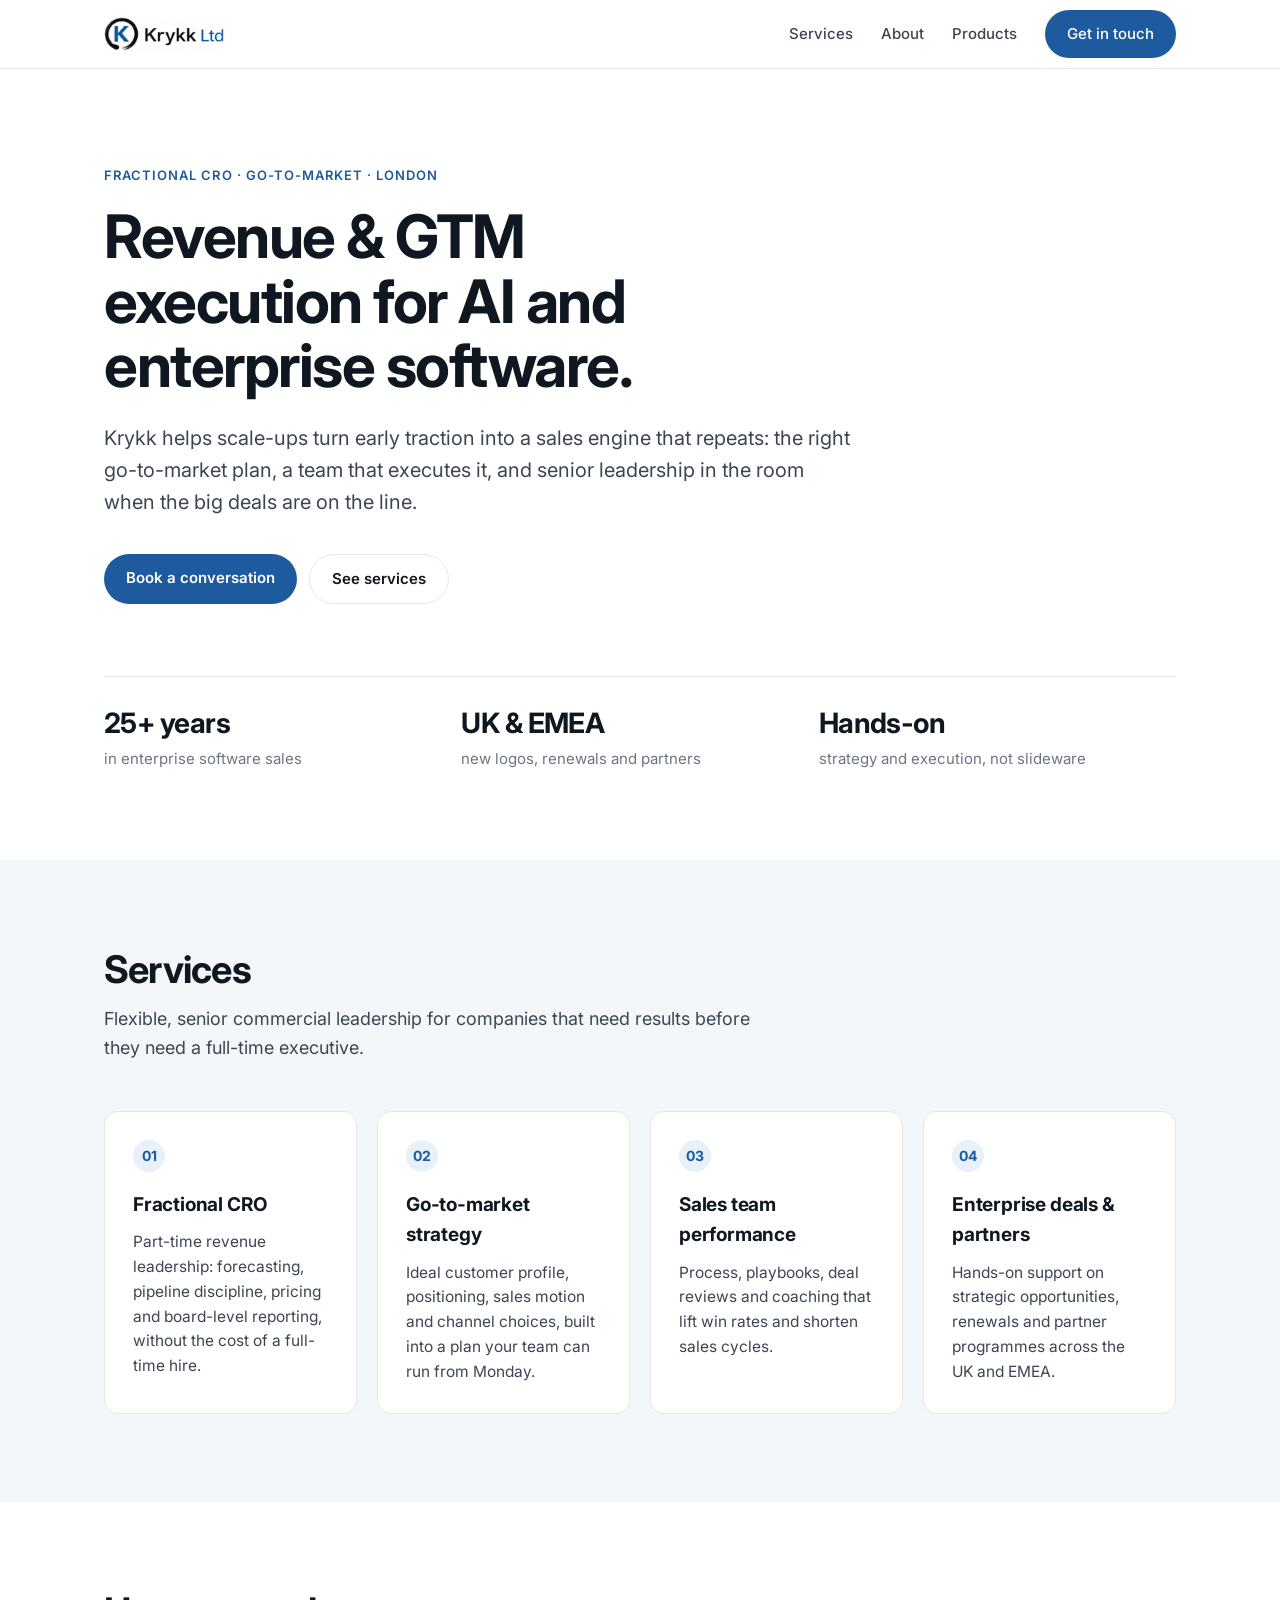
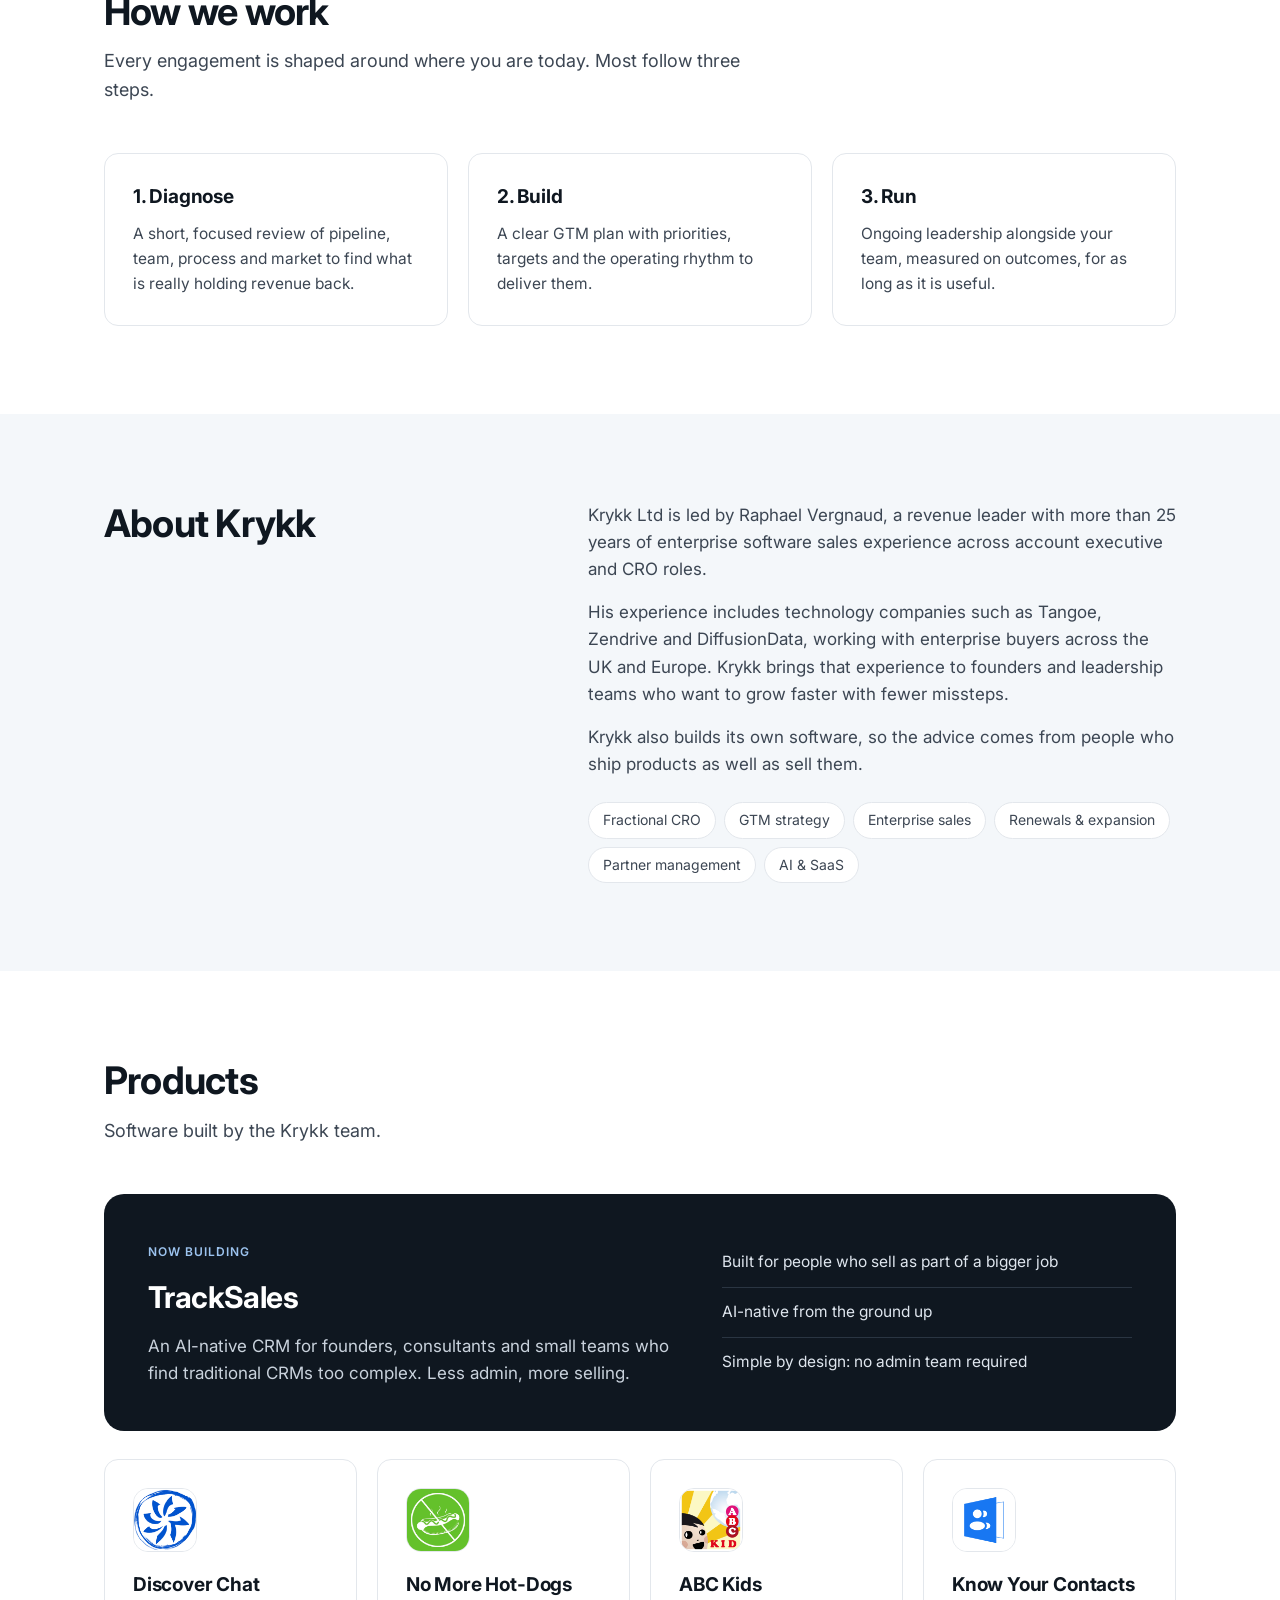
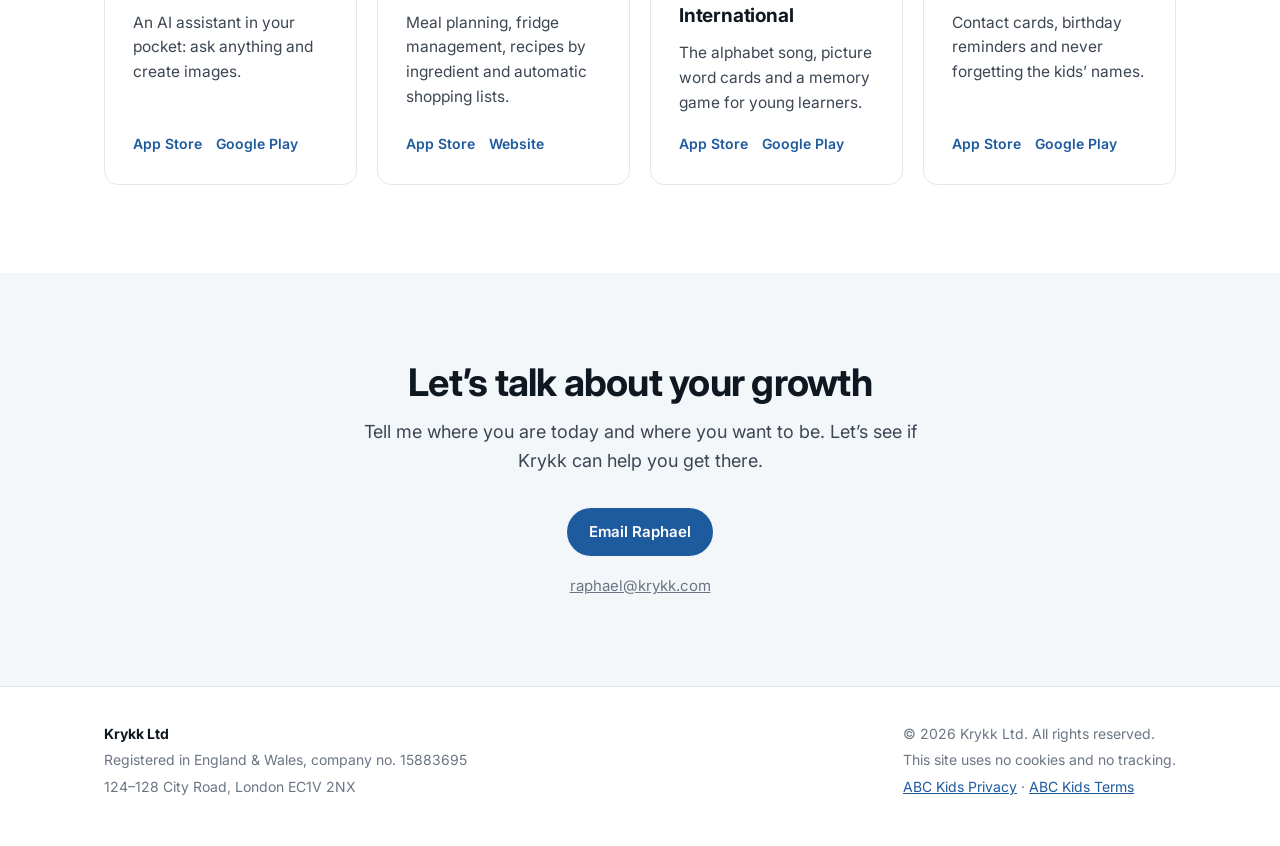
<file: index.html>
<!doctype html>
<html lang="en-GB">
<head>
  <meta charset="utf-8">
  <meta name="viewport" content="width=device-width, initial-scale=1">
  <title>Krykk Ltd | Fractional CRO &amp; GTM for scale-ups</title>
  <meta name="description" content="Krykk Ltd helps AI and enterprise software scale-ups build repeatable revenue: fractional CRO leadership, go-to-market strategy and sales team performance. London, UK.">
  <link rel="canonical" href="https://krykk.com/">
  <link rel="icon" type="image/png" href="assets/favicon.png">
  <link rel="apple-touch-icon" href="assets/apple-touch-icon.png">
  <meta property="og:type" content="website">
  <meta property="og:title" content="Krykk Ltd | Fractional CRO &amp; GTM for scale-ups">
  <meta property="og:description" content="Revenue and go-to-market execution for AI and enterprise software companies.">
  <meta property="og:url" content="https://krykk.com/">
  <meta property="og:image" content="https://krykk.com/assets/krykk-mark.png">
  <link rel="preconnect" href="https://fonts.googleapis.com">
  <link rel="preconnect" href="https://fonts.gstatic.com" crossorigin>
  <link href="https://fonts.googleapis.com/css2?family=Inter:wght@400;500;600;700&amp;display=swap" rel="stylesheet">
  <style>
    :root {
      --ink: #0f1720;
      --ink-2: #3c4653;
      --muted: #6b7684;
      --line: #e3e7ec;
      --paper: #ffffff;
      --wash: #f4f7fa;
      --blue: #1e5a9e;
      --blue-dark: #15457a;
      --radius: 14px;
      --max: 1120px;
    }
    * { box-sizing: border-box; }
    html { scroll-behavior: smooth; }
    body {
      margin: 0;
      font-family: Inter, system-ui, -apple-system, "Segoe UI", Roboto, sans-serif;
      color: var(--ink);
      background: var(--paper);
      line-height: 1.6;
      -webkit-font-smoothing: antialiased;
    }
    img { max-width: 100%; display: block; }
    a { color: var(--blue); }
    .wrap { max-width: var(--max); margin: 0 auto; padding: 0 24px; }

    /* Header */
    header {
      position: sticky; top: 0; z-index: 10;
      background: rgba(255,255,255,.92);
      backdrop-filter: saturate(180%) blur(8px);
      border-bottom: 1px solid var(--line);
    }
    .nav { display: flex; align-items: center; justify-content: space-between; height: 68px; }
    .nav img { height: 34px; width: auto; }
    .nav ul { display: flex; gap: 28px; list-style: none; margin: 0; padding: 0; align-items: center; }
    .nav ul a { color: var(--ink-2); text-decoration: none; font-weight: 500; font-size: 15px; }
    .nav ul a:hover { color: var(--ink); }
    .btn {
      display: inline-block; padding: 12px 22px; border-radius: 999px;
      background: var(--blue); color: #fff !important; text-decoration: none;
      font-weight: 600; font-size: 15px; transition: background .15s;
    }
    .btn:hover { background: var(--blue-dark); }
    .btn.ghost { background: transparent; color: var(--ink) !important; border: 1px solid var(--line); }
    .btn.ghost:hover { border-color: var(--ink-2); background: transparent; }

    /* Hero */
    .hero { padding: 96px 0 88px; }
    .eyebrow {
      font-size: 13px; font-weight: 600; letter-spacing: .08em; text-transform: uppercase;
      color: var(--blue); margin: 0 0 18px;
    }
    h1 {
      font-size: clamp(36px, 5.4vw, 60px); line-height: 1.08; letter-spacing: -.025em;
      margin: 0 0 24px; max-width: 16ch; font-weight: 700;
    }
    .lead { font-size: clamp(18px, 2vw, 20px); color: var(--ink-2); max-width: 58ch; margin: 0 0 36px; }
    .cta { display: flex; gap: 12px; flex-wrap: wrap; }
    .facts {
      display: grid; grid-template-columns: repeat(3, 1fr); gap: 0;
      margin-top: 72px; border-top: 1px solid var(--line);
    }
    .facts div { padding: 24px 24px 0 0; }
    .facts strong { display: block; font-size: 28px; letter-spacing: -.02em; }
    .facts span { color: var(--muted); font-size: 15px; }

    /* Sections */
    section { padding: 88px 0; }
    section.alt { background: var(--wash); }
    h2 { font-size: clamp(28px, 3.4vw, 38px); letter-spacing: -.02em; line-height: 1.15; margin: 0 0 14px; }
    .section-intro { color: var(--ink-2); max-width: 60ch; margin: 0 0 48px; font-size: 18px; }

    .grid { display: grid; gap: 20px; }
    .grid.four { grid-template-columns: repeat(4, 1fr); }
    .grid.three { grid-template-columns: repeat(3, 1fr); }
    .card {
      background: var(--paper); border: 1px solid var(--line); border-radius: var(--radius);
      padding: 28px;
    }
    .card h3 { font-size: 19px; margin: 0 0 10px; letter-spacing: -.01em; }
    .card p { margin: 0; color: var(--ink-2); font-size: 15.5px; }
    .num {
      display: inline-flex; width: 32px; height: 32px; border-radius: 50%;
      align-items: center; justify-content: center; margin-bottom: 18px;
      background: #e8f0f9; color: var(--blue); font-weight: 700; font-size: 14px;
    }

    /* About */
    .about { display: grid; grid-template-columns: 1fr 1.4fr; gap: 64px; align-items: start; }
    .about p { color: var(--ink-2); font-size: 17px; margin: 0 0 16px; }
    .pill-list { display: flex; flex-wrap: wrap; gap: 8px; list-style: none; padding: 0; margin: 24px 0 0; }
    .pill-list li { border: 1px solid var(--line); border-radius: 999px; padding: 6px 14px; font-size: 14px; color: var(--ink-2); background: var(--paper); }

    /* Products */
    .feature {
      display: grid; grid-template-columns: 1.3fr 1fr; gap: 40px; align-items: center;
      background: var(--ink); color: #fff; border-radius: 20px; padding: 44px; margin-bottom: 28px;
    }
    .feature .tag { display: inline-block; font-size: 12px; font-weight: 600; letter-spacing: .08em; text-transform: uppercase; color: #9cc3ee; margin-bottom: 12px; }
    .feature h3 { font-size: 30px; margin: 0 0 12px; letter-spacing: -.02em; }
    .feature p { color: #c9d2dc; margin: 0; font-size: 17px; }
    .feature ul { margin: 0; padding: 0; list-style: none; }
    .feature li { padding: 12px 0; border-bottom: 1px solid #2a3542; color: #dfe6ee; font-size: 15.5px; }
    .feature li:last-child { border-bottom: 0; }

    .app { display: flex; flex-direction: column; }
    .app img { width: 64px; height: 64px; border-radius: 15px; margin-bottom: 18px; border: 1px solid var(--line); }
    .app p { flex: 1; }
    .stores { display: flex; gap: 14px; margin-top: 18px; font-size: 14px; font-weight: 600; flex-wrap: wrap; }
    .stores a { text-decoration: none; }
    .stores a:hover { text-decoration: underline; }

    /* Contact */
    .contact { text-align: center; }
    .contact h2 { margin-bottom: 14px; }
    .contact p { color: var(--ink-2); font-size: 18px; max-width: 52ch; margin: 0 auto 32px; }
    .contact .email { display: block; margin-top: 18px; color: var(--muted); font-size: 15px; }

    footer { border-top: 1px solid var(--line); padding: 36px 0 44px; font-size: 14px; color: var(--muted); }
    .foot { display: flex; justify-content: space-between; gap: 24px; flex-wrap: wrap; }
    .foot p { margin: 0 0 4px; }

    @media (max-width: 960px) {
      .grid.four { grid-template-columns: repeat(2, 1fr); }
      .about, .feature { grid-template-columns: 1fr; gap: 28px; }
    }
    @media (max-width: 640px) {
      .wrap { padding: 0 16px; }
      .nav ul li:not(:last-child) { display: none; }
      .nav img { height: 28px; }
      .btn { padding: 10px 18px; }
      .hero { padding: 56px 0 56px; }
      section { padding: 64px 0; }
      .grid.four, .grid.three { grid-template-columns: 1fr; }
      .facts { grid-template-columns: 1fr; margin-top: 48px; }
      .facts div { padding: 18px 0 0; }
      .feature { padding: 28px; }
    }
  </style>
</head>
<body>

<header>
  <div class="wrap nav">
    <a href="#top" aria-label="Krykk Ltd home"><img src="assets/krykk-logo.png" alt="Krykk Ltd" width="640" height="181"></a>
    <nav aria-label="Main">
      <ul>
        <li><a href="#services">Services</a></li>
        <li><a href="#about">About</a></li>
        <li><a href="#products">Products</a></li>
        <li><a class="btn" href="#contact">Get in touch</a></li>
      </ul>
    </nav>
  </div>
</header>

<main id="top">

  <!-- Hero -->
  <div class="hero">
    <div class="wrap">
      <p class="eyebrow">Fractional CRO &middot; Go-to-market &middot; London</p>
      <h1>Revenue &amp; GTM execution for AI and enterprise software.</h1>
      <p class="lead">Krykk helps scale-ups turn early traction into a sales engine that repeats: the right go-to-market plan, a team that executes it, and senior leadership in the room when the big deals are on the line.</p>
      <div class="cta">
        <a class="btn" href="mailto:raphael@krykk.com?subject=Conversation%20with%20Krykk">Book a conversation</a>
        <a class="btn ghost" href="#services">See services</a>
      </div>
      <div class="facts">
        <div><strong>25+ years</strong><span>in enterprise software sales</span></div>
        <div><strong>UK &amp; EMEA</strong><span>new logos, renewals and partners</span></div>
        <div><strong>Hands-on</strong><span>strategy and execution, not slideware</span></div>
      </div>
    </div>
  </div>

  <!-- Services -->
  <section id="services" class="alt">
    <div class="wrap">
      <h2>Services</h2>
      <p class="section-intro">Flexible, senior commercial leadership for companies that need results before they need a full-time executive.</p>
      <div class="grid four">
        <article class="card">
          <span class="num">01</span>
          <h3>Fractional CRO</h3>
          <p>Part-time revenue leadership: forecasting, pipeline discipline, pricing and board-level reporting, without the cost of a full-time hire.</p>
        </article>
        <article class="card">
          <span class="num">02</span>
          <h3>Go-to-market strategy</h3>
          <p>Ideal customer profile, positioning, sales motion and channel choices, built into a plan your team can run from Monday.</p>
        </article>
        <article class="card">
          <span class="num">03</span>
          <h3>Sales team performance</h3>
          <p>Process, playbooks, deal reviews and coaching that lift win rates and shorten sales cycles.</p>
        </article>
        <article class="card">
          <span class="num">04</span>
          <h3>Enterprise deals &amp; partners</h3>
          <p>Hands-on support on strategic opportunities, renewals and partner programmes across the UK and EMEA.</p>
        </article>
      </div>
    </div>
  </section>

  <!-- How it works -->
  <section>
    <div class="wrap">
      <h2>How we work</h2>
      <p class="section-intro">Every engagement is shaped around where you are today. Most follow three steps.</p>
      <div class="grid three">
        <div class="card">
          <h3>1. Diagnose</h3>
          <p>A short, focused review of pipeline, team, process and market to find what is really holding revenue back.</p>
        </div>
        <div class="card">
          <h3>2. Build</h3>
          <p>A clear GTM plan with priorities, targets and the operating rhythm to deliver them.</p>
        </div>
        <div class="card">
          <h3>3. Run</h3>
          <p>Ongoing leadership alongside your team, measured on outcomes, for as long as it is useful.</p>
        </div>
      </div>
    </div>
  </section>

  <!-- About -->
  <section id="about" class="alt">
    <div class="wrap about">
      <div>
        <h2>About Krykk</h2>
      </div>
      <div>
        <p>Krykk Ltd is led by Raphael Vergnaud, a revenue leader with more than 25 years of enterprise software sales experience across account executive and CRO roles.</p>
        <p>His experience includes technology companies such as Tangoe, Zendrive and DiffusionData, working with enterprise buyers across the UK and Europe. Krykk brings that experience to founders and leadership teams who want to grow faster with fewer missteps.</p>
        <p>Krykk also builds its own software, so the advice comes from people who ship products as well as sell them.</p>
        <ul class="pill-list">
          <li>Fractional CRO</li>
          <li>GTM strategy</li>
          <li>Enterprise sales</li>
          <li>Renewals &amp; expansion</li>
          <li>Partner management</li>
          <li>AI &amp; SaaS</li>
        </ul>
      </div>
    </div>
  </section>

  <!-- Products -->
  <section id="products">
    <div class="wrap">
      <h2>Products</h2>
      <p class="section-intro">Software built by the Krykk team.</p>

      <div class="feature">
        <div>
          <span class="tag">Now building</span>
          <h3>TrackSales</h3>
          <p>An AI-native CRM for founders, consultants and small teams who find traditional CRMs too complex. Less admin, more selling.</p>
        </div>
        <ul>
          <li>Built for people who sell as part of a bigger job</li>
          <li>AI-native from the ground up</li>
          <li>Simple by design: no admin team required</li>
        </ul>
      </div>

      <div class="grid four">
        <article class="card app">
          <img src="assets/app-discoverchat.webp" alt="" width="64" height="64" loading="lazy">
          <h3>Discover Chat</h3>
          <p>An AI assistant in your pocket: ask anything and create images.</p>
          <div class="stores">
            <a href="https://apps.apple.com/us/app/discover-chat/id6449590348" rel="noopener">App Store</a>
            <a href="https://play.google.com/store/apps/details?id=com.app.discoverchats&amp;hl=en_GB" rel="noopener">Google Play</a>
          </div>
        </article>
        <article class="card app">
          <img src="assets/app-nomorehotdogs.webp" alt="" width="64" height="64" loading="lazy">
          <h3>No More Hot-Dogs</h3>
          <p>Meal planning, fridge management, recipes by ingredient and automatic shopping lists.</p>
          <div class="stores">
            <a href="https://apps.apple.com/us/app/nmhd-recipes-and-meal-planner/id1562802319" rel="noopener">App Store</a>
            <a href="https://www.nomorehotdogs.com/" rel="noopener">Website</a>
          </div>
        </article>
        <article class="card app">
          <img src="assets/app-abckids.webp" alt="" width="64" height="64" loading="lazy">
          <h3>ABC Kids International</h3>
          <p>The alphabet song, picture word cards and a memory game for young learners.</p>
          <div class="stores">
            <a href="https://apps.apple.com/us/app/abc-kid-international/id6503429799" rel="noopener">App Store</a>
            <a href="https://play.google.com/store/apps/details?id=com.cv5.abc&amp;hl=en_GB" rel="noopener">Google Play</a>
          </div>
        </article>
        <article class="card app">
          <img src="assets/app-knowyourcontacts.webp" alt="" width="64" height="64" loading="lazy">
          <h3>Know Your Contacts</h3>
          <p>Contact cards, birthday reminders and never forgetting the kids&rsquo; names.</p>
          <div class="stores">
            <a href="https://apps.apple.com/us/app/know-your-contacts/id6572281032" rel="noopener">App Store</a>
            <a href="https://play.google.com/store/apps/details?id=com.network.kyc&amp;hl=en_GB" rel="noopener">Google Play</a>
          </div>
        </article>
      </div>
    </div>
  </section>

  <!-- Contact -->
  <section id="contact" class="alt contact">
    <div class="wrap">
      <h2>Let&rsquo;s talk about your growth</h2>
      <p>Tell me where you are today and where you want to be. Let&rsquo;s see if Krykk can help you get there.</p>
      <a class="btn" href="mailto:raphael@krykk.com?subject=Conversation%20with%20Krykk">Email Raphael</a>
      <a class="email" href="mailto:raphael@krykk.com">raphael@krykk.com</a>
    </div>
  </section>

</main>

<footer>
  <div class="wrap foot">
    <div>
      <p><strong style="color:var(--ink)">Krykk Ltd</strong></p>
      <p>Registered in England &amp; Wales, company no. 15883695</p>
      <p>124&ndash;128 City Road, London EC1V 2NX</p>
    </div>
    <div>
      <p>&copy; <span id="y">2026</span> Krykk Ltd. All rights reserved.</p>
      <p>This site uses no cookies and no tracking.</p>
      <p><a href="/abc-kid-international">ABC Kids Privacy</a> &middot; <a href="/abc-kid-international-terms">ABC Kids Terms</a></p>
    </div>
  </div>
</footer>

<script>document.getElementById('y').textContent = new Date().getFullYear();</script>
</body>
</html>
</file>
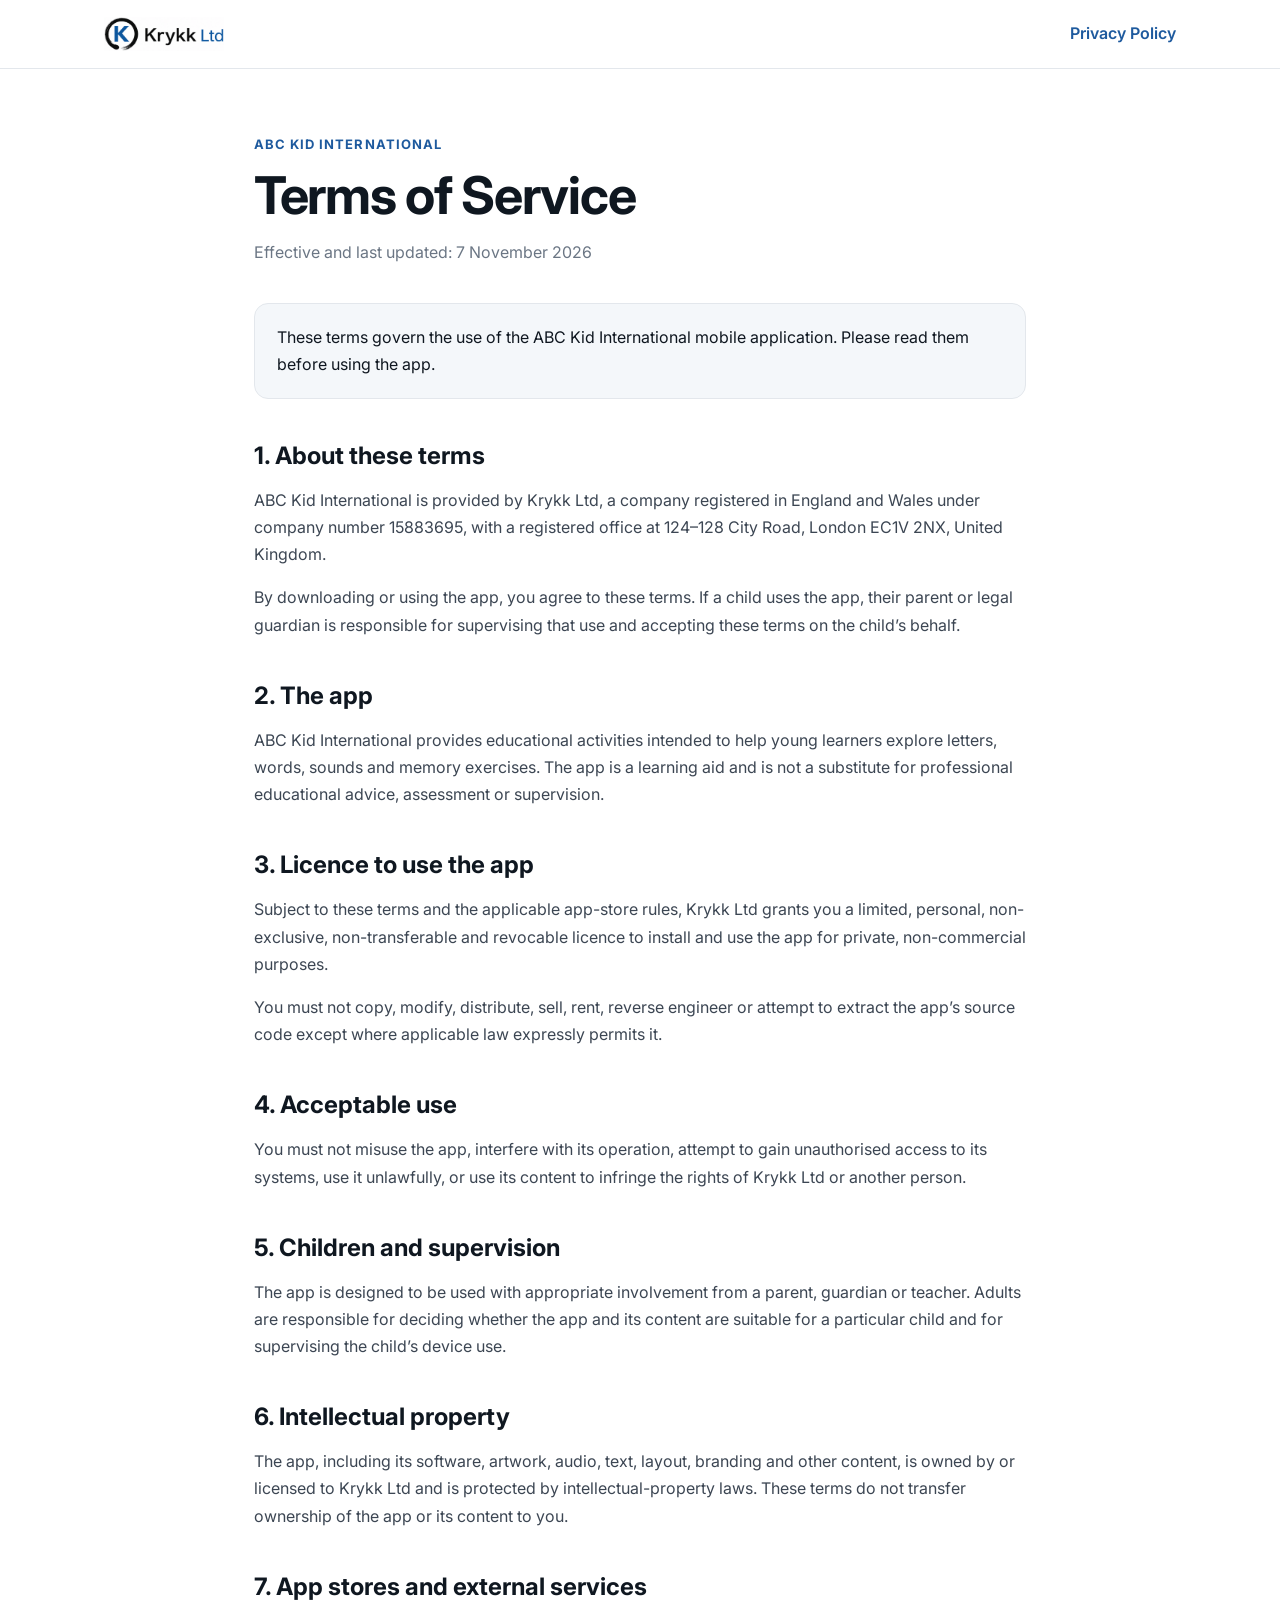
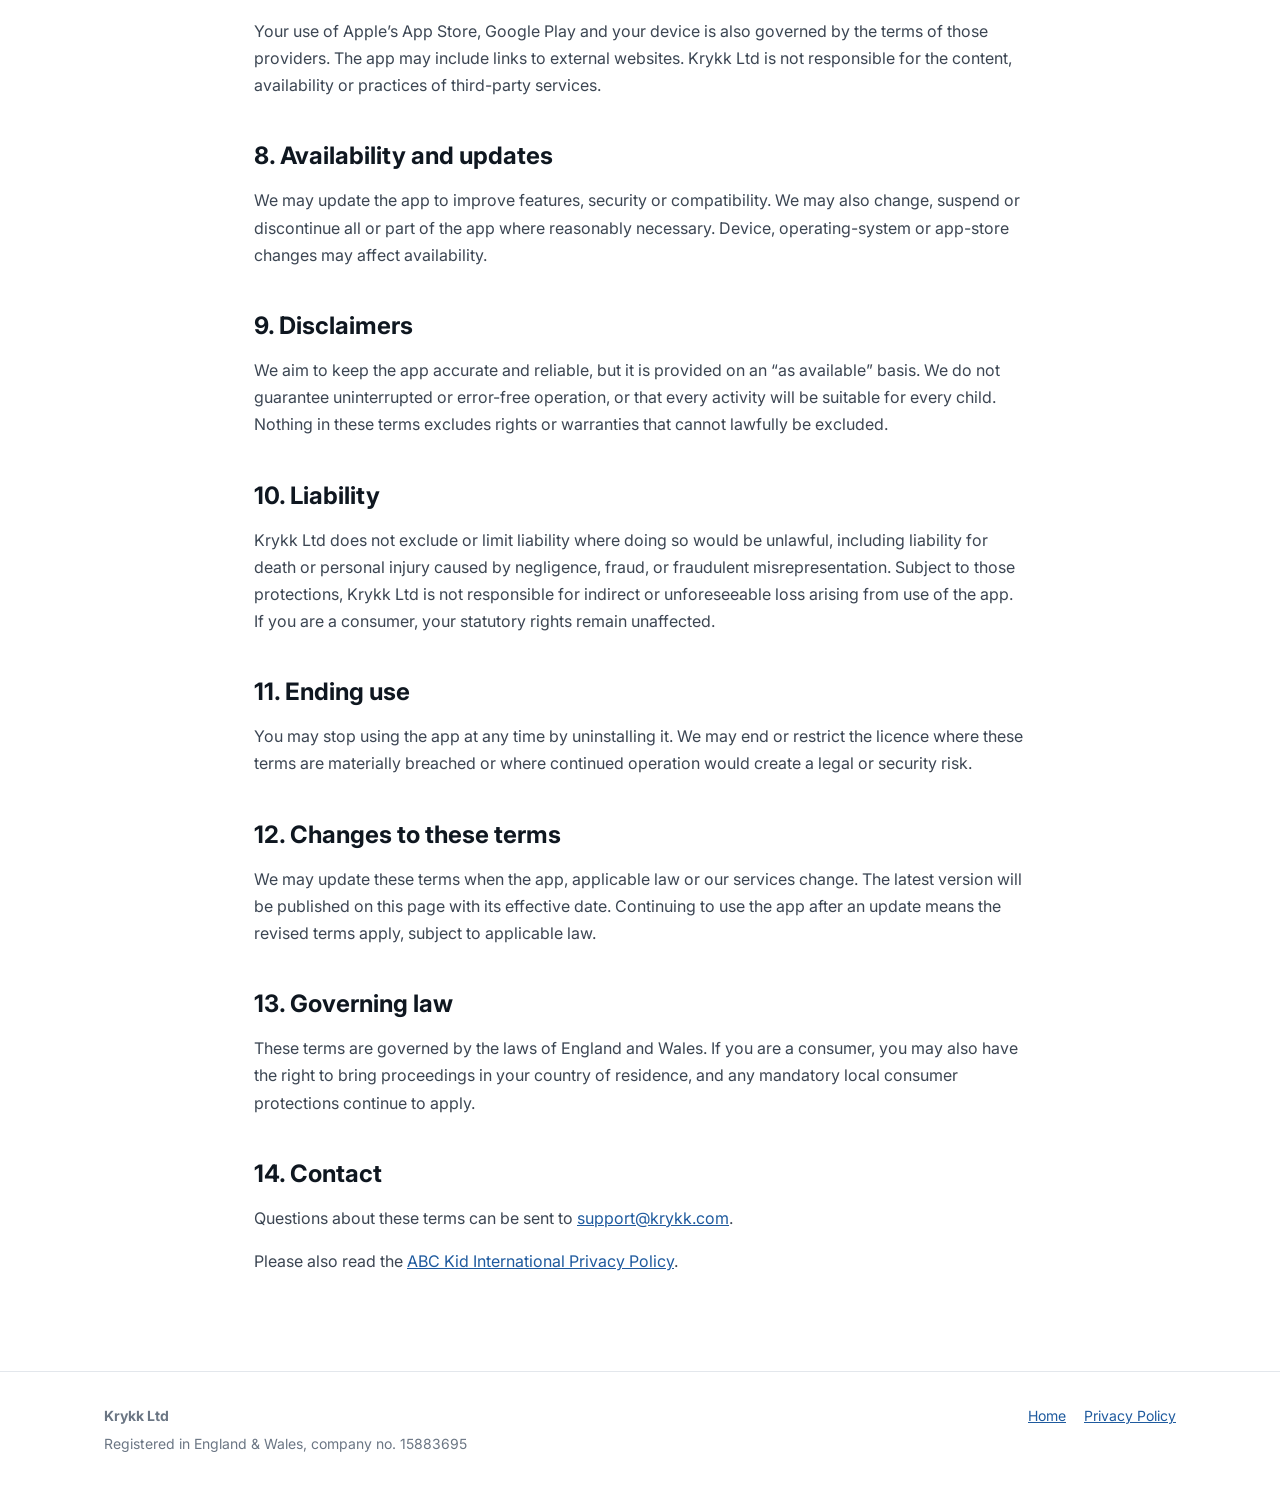
<file: abc-kid-international-terms/index.html>
<!doctype html>
<html lang="en-GB">
<head>
  <meta charset="utf-8">
  <meta name="viewport" content="width=device-width, initial-scale=1">
  <title>ABC Kid International Terms of Service | Krykk Ltd</title>
  <meta name="description" content="Terms of Service for the ABC Kid International mobile application by Krykk Ltd.">
  <link rel="canonical" href="https://www.krykk.com/abc-kid-international-terms">
  <link rel="icon" type="image/png" href="../assets/favicon.png">
  <link rel="preconnect" href="https://fonts.googleapis.com">
  <link rel="preconnect" href="https://fonts.gstatic.com" crossorigin>
  <link href="https://fonts.googleapis.com/css2?family=Inter:wght@400;500;600;700&amp;display=swap" rel="stylesheet">
  <link rel="stylesheet" href="../legal.css">
</head>
<body>
<header>
  <nav class="nav" aria-label="Main">
    <a href="/" aria-label="Krykk Ltd home"><img src="../assets/krykk-logo.png" alt="Krykk Ltd" width="640" height="181"></a>
    <a href="/abc-kid-international">Privacy Policy</a>
  </nav>
</header>
<main>
  <article class="wrap">
    <p class="eyebrow">ABC Kid International</p>
    <h1>Terms of Service</h1>
    <p class="updated">Effective and last updated: 7 November 2026</p>

    <div class="notice">
      These terms govern the use of the ABC Kid International mobile application. Please read them before using the app.
    </div>

    <h2>1. About these terms</h2>
    <p>ABC Kid International is provided by Krykk Ltd, a company registered in England and Wales under company number 15883695, with a registered office at 124&ndash;128 City Road, London EC1V 2NX, United Kingdom.</p>
    <p>By downloading or using the app, you agree to these terms. If a child uses the app, their parent or legal guardian is responsible for supervising that use and accepting these terms on the child&rsquo;s behalf.</p>

    <h2>2. The app</h2>
    <p>ABC Kid International provides educational activities intended to help young learners explore letters, words, sounds and memory exercises. The app is a learning aid and is not a substitute for professional educational advice, assessment or supervision.</p>

    <h2>3. Licence to use the app</h2>
    <p>Subject to these terms and the applicable app-store rules, Krykk Ltd grants you a limited, personal, non-exclusive, non-transferable and revocable licence to install and use the app for private, non-commercial purposes.</p>
    <p>You must not copy, modify, distribute, sell, rent, reverse engineer or attempt to extract the app&rsquo;s source code except where applicable law expressly permits it.</p>

    <h2>4. Acceptable use</h2>
    <p>You must not misuse the app, interfere with its operation, attempt to gain unauthorised access to its systems, use it unlawfully, or use its content to infringe the rights of Krykk Ltd or another person.</p>

    <h2>5. Children and supervision</h2>
    <p>The app is designed to be used with appropriate involvement from a parent, guardian or teacher. Adults are responsible for deciding whether the app and its content are suitable for a particular child and for supervising the child&rsquo;s device use.</p>

    <h2>6. Intellectual property</h2>
    <p>The app, including its software, artwork, audio, text, layout, branding and other content, is owned by or licensed to Krykk Ltd and is protected by intellectual-property laws. These terms do not transfer ownership of the app or its content to you.</p>

    <h2>7. App stores and external services</h2>
    <p>Your use of Apple&rsquo;s App Store, Google Play and your device is also governed by the terms of those providers. The app may include links to external websites. Krykk Ltd is not responsible for the content, availability or practices of third-party services.</p>

    <h2>8. Availability and updates</h2>
    <p>We may update the app to improve features, security or compatibility. We may also change, suspend or discontinue all or part of the app where reasonably necessary. Device, operating-system or app-store changes may affect availability.</p>

    <h2>9. Disclaimers</h2>
    <p>We aim to keep the app accurate and reliable, but it is provided on an &ldquo;as available&rdquo; basis. We do not guarantee uninterrupted or error-free operation, or that every activity will be suitable for every child. Nothing in these terms excludes rights or warranties that cannot lawfully be excluded.</p>

    <h2>10. Liability</h2>
    <p>Krykk Ltd does not exclude or limit liability where doing so would be unlawful, including liability for death or personal injury caused by negligence, fraud, or fraudulent misrepresentation. Subject to those protections, Krykk Ltd is not responsible for indirect or unforeseeable loss arising from use of the app. If you are a consumer, your statutory rights remain unaffected.</p>

    <h2>11. Ending use</h2>
    <p>You may stop using the app at any time by uninstalling it. We may end or restrict the licence where these terms are materially breached or where continued operation would create a legal or security risk.</p>

    <h2>12. Changes to these terms</h2>
    <p>We may update these terms when the app, applicable law or our services change. The latest version will be published on this page with its effective date. Continuing to use the app after an update means the revised terms apply, subject to applicable law.</p>

    <h2>13. Governing law</h2>
    <p>These terms are governed by the laws of England and Wales. If you are a consumer, you may also have the right to bring proceedings in your country of residence, and any mandatory local consumer protections continue to apply.</p>

    <h2>14. Contact</h2>
    <p>Questions about these terms can be sent to <a href="mailto:support@krykk.com">support@krykk.com</a>.</p>
    <p>Please also read the <a href="/abc-kid-international">ABC Kid International Privacy Policy</a>.</p>
  </article>
</main>
<footer>
  <div class="foot">
    <div><p><strong>Krykk Ltd</strong></p><p>Registered in England &amp; Wales, company no. 15883695</p></div>
    <div class="foot-links"><a href="/">Home</a><a href="/abc-kid-international">Privacy Policy</a></div>
  </div>
</footer>
</body>
</html>
</file>
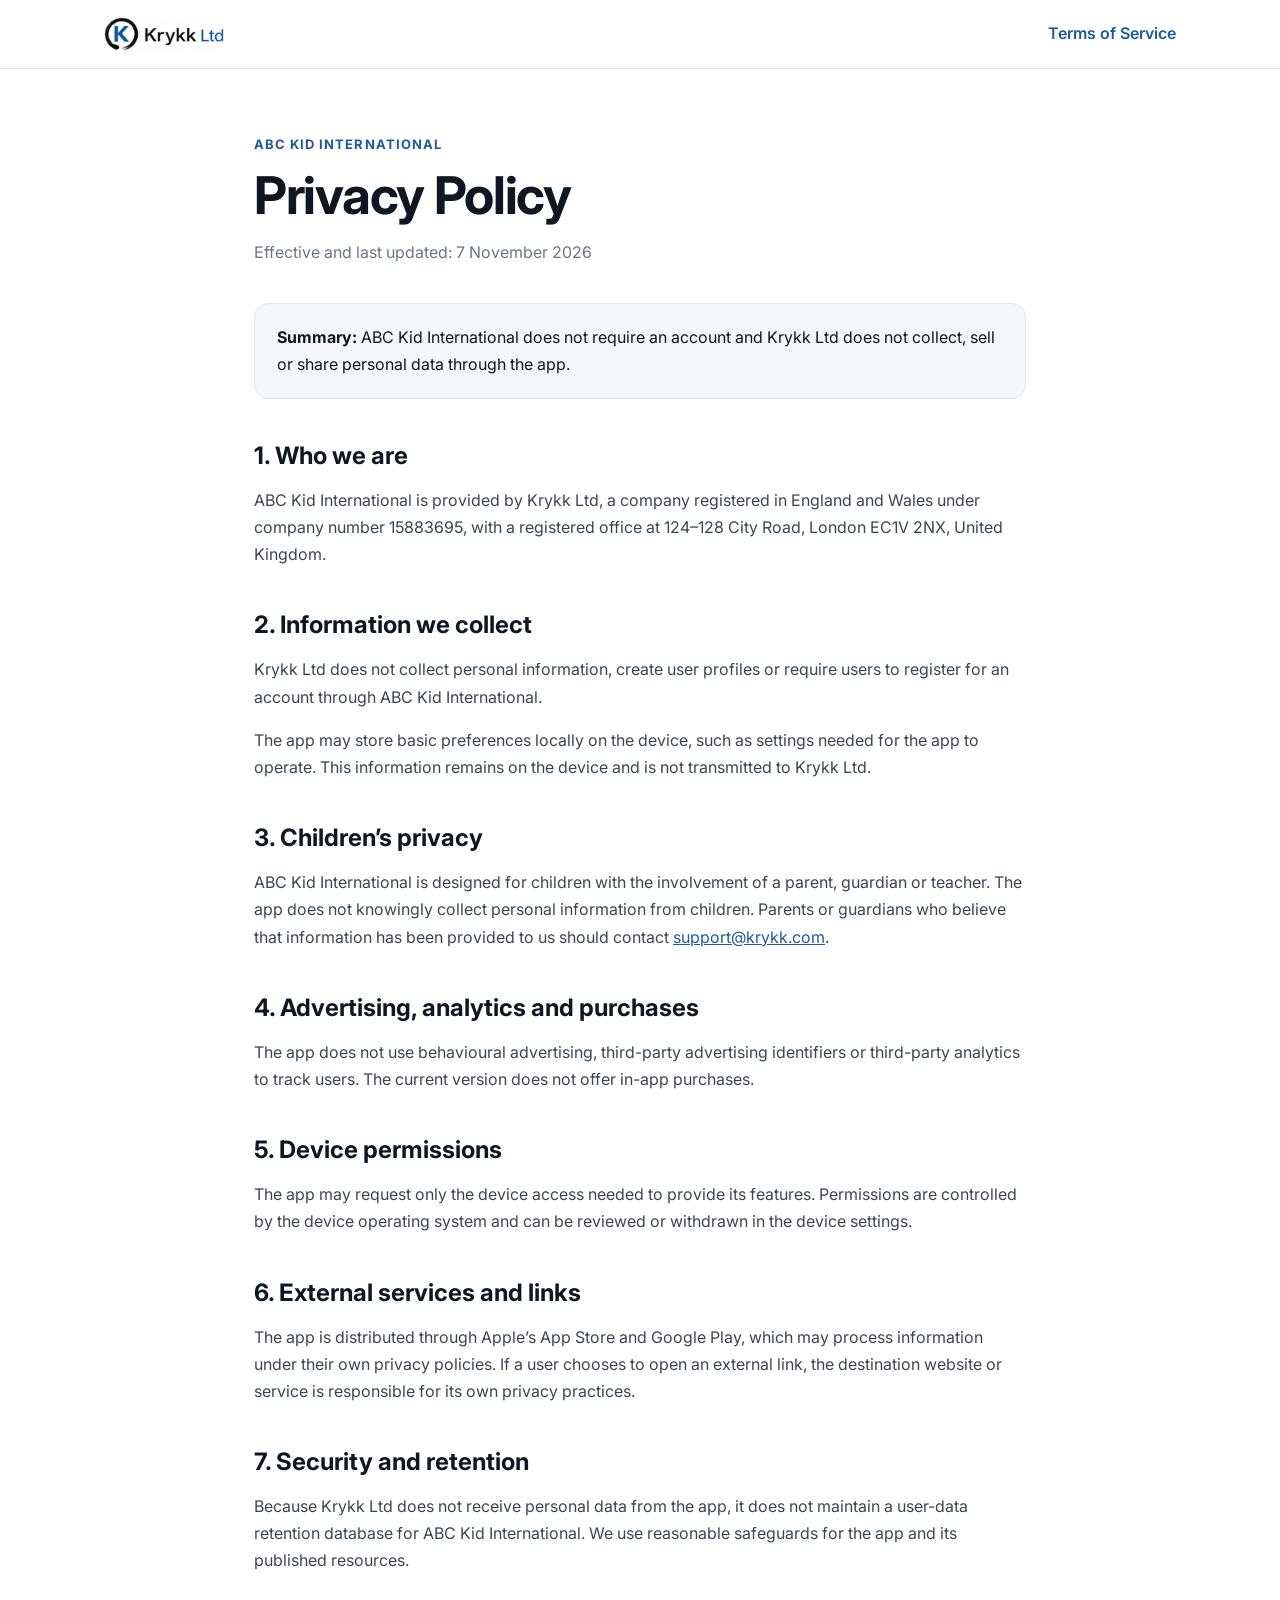
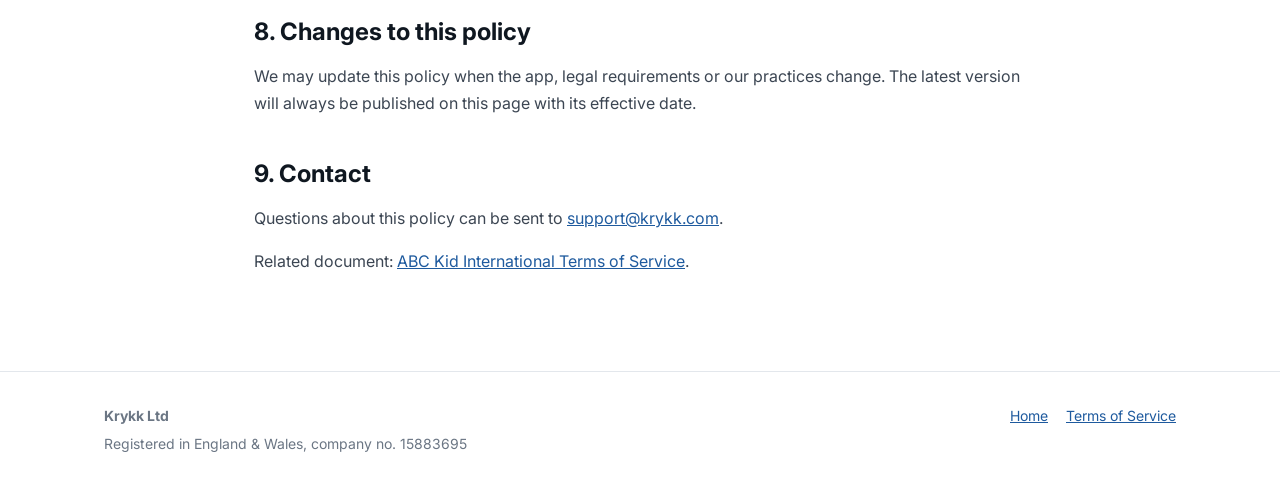
<file: abc-kid-international/index.html>
<!doctype html>
<html lang="en-GB">
<head>
  <meta charset="utf-8">
  <meta name="viewport" content="width=device-width, initial-scale=1">
  <title>ABC Kid International Privacy Policy | Krykk Ltd</title>
  <meta name="description" content="Privacy Policy for the ABC Kid International mobile application by Krykk Ltd.">
  <link rel="canonical" href="https://www.krykk.com/abc-kid-international">
  <link rel="icon" type="image/png" href="../assets/favicon.png">
  <link rel="preconnect" href="https://fonts.googleapis.com">
  <link rel="preconnect" href="https://fonts.gstatic.com" crossorigin>
  <link href="https://fonts.googleapis.com/css2?family=Inter:wght@400;500;600;700&amp;display=swap" rel="stylesheet">
  <link rel="stylesheet" href="../legal.css">
</head>
<body>
<header>
  <nav class="nav" aria-label="Main">
    <a href="/" aria-label="Krykk Ltd home"><img src="../assets/krykk-logo.png" alt="Krykk Ltd" width="640" height="181"></a>
    <a href="/abc-kid-international-terms">Terms of Service</a>
  </nav>
</header>
<main>
  <article class="wrap">
    <p class="eyebrow">ABC Kid International</p>
    <h1>Privacy Policy</h1>
    <p class="updated">Effective and last updated: 7 November 2026</p>

    <div class="notice">
      <strong>Summary:</strong> ABC Kid International does not require an account and Krykk Ltd does not collect, sell or share personal data through the app.
    </div>

    <h2>1. Who we are</h2>
    <p>ABC Kid International is provided by Krykk Ltd, a company registered in England and Wales under company number 15883695, with a registered office at 124&ndash;128 City Road, London EC1V 2NX, United Kingdom.</p>

    <h2>2. Information we collect</h2>
    <p>Krykk Ltd does not collect personal information, create user profiles or require users to register for an account through ABC Kid International.</p>
    <p>The app may store basic preferences locally on the device, such as settings needed for the app to operate. This information remains on the device and is not transmitted to Krykk Ltd.</p>

    <h2>3. Children&rsquo;s privacy</h2>
    <p>ABC Kid International is designed for children with the involvement of a parent, guardian or teacher. The app does not knowingly collect personal information from children. Parents or guardians who believe that information has been provided to us should contact <a href="mailto:support@krykk.com">support@krykk.com</a>.</p>

    <h2>4. Advertising, analytics and purchases</h2>
    <p>The app does not use behavioural advertising, third-party advertising identifiers or third-party analytics to track users. The current version does not offer in-app purchases.</p>

    <h2>5. Device permissions</h2>
    <p>The app may request only the device access needed to provide its features. Permissions are controlled by the device operating system and can be reviewed or withdrawn in the device settings.</p>

    <h2>6. External services and links</h2>
    <p>The app is distributed through Apple&rsquo;s App Store and Google Play, which may process information under their own privacy policies. If a user chooses to open an external link, the destination website or service is responsible for its own privacy practices.</p>

    <h2>7. Security and retention</h2>
    <p>Because Krykk Ltd does not receive personal data from the app, it does not maintain a user-data retention database for ABC Kid International. We use reasonable safeguards for the app and its published resources.</p>

    <h2>8. Changes to this policy</h2>
    <p>We may update this policy when the app, legal requirements or our practices change. The latest version will always be published on this page with its effective date.</p>

    <h2>9. Contact</h2>
    <p>Questions about this policy can be sent to <a href="mailto:support@krykk.com">support@krykk.com</a>.</p>
    <p>Related document: <a href="/abc-kid-international-terms">ABC Kid International Terms of Service</a>.</p>
  </article>
</main>
<footer>
  <div class="foot">
    <div><p><strong>Krykk Ltd</strong></p><p>Registered in England &amp; Wales, company no. 15883695</p></div>
    <div class="foot-links"><a href="/">Home</a><a href="/abc-kid-international-terms">Terms of Service</a></div>
  </div>
</footer>
</body>
</html>
</file>
<file: legal.css>
:root {
  --ink: #0f1720;
  --ink-2: #3c4653;
  --muted: #6b7684;
  --line: #e3e7ec;
  --paper: #ffffff;
  --wash: #f4f7fa;
  --blue: #1e5a9e;
  --blue-dark: #15457a;
  --max: 820px;
}
* { box-sizing: border-box; }
body {
  margin: 0;
  font-family: Inter, system-ui, -apple-system, "Segoe UI", Roboto, sans-serif;
  color: var(--ink);
  background: var(--paper);
  line-height: 1.7;
  -webkit-font-smoothing: antialiased;
}
a { color: var(--blue); }
.wrap { max-width: var(--max); margin: 0 auto; padding: 0 24px; }
header {
  background: rgba(255,255,255,.96);
  border-bottom: 1px solid var(--line);
}
.nav {
  max-width: 1120px;
  margin: 0 auto;
  min-height: 68px;
  padding: 12px 24px;
  display: flex;
  align-items: center;
  justify-content: space-between;
  gap: 24px;
}
.nav img { height: 34px; width: auto; display: block; }
.nav a { text-decoration: none; font-weight: 600; }
main { padding: 64px 0 80px; }
.eyebrow {
  color: var(--blue);
  font-size: 13px;
  font-weight: 700;
  letter-spacing: .08em;
  text-transform: uppercase;
  margin: 0 0 12px;
}
h1 { font-size: clamp(34px, 6vw, 52px); line-height: 1.12; letter-spacing: -.025em; margin: 0 0 14px; }
h2 { font-size: 24px; line-height: 1.25; margin: 42px 0 8px; }
p, li { color: var(--ink-2); }
.updated { color: var(--muted); margin: 0 0 36px; }
.notice {
  background: var(--wash);
  border: 1px solid var(--line);
  border-radius: 14px;
  padding: 20px 22px;
  margin: 28px 0;
}
ul { padding-left: 22px; }
footer { border-top: 1px solid var(--line); padding: 32px 0 40px; font-size: 14px; color: var(--muted); }
.foot { max-width: 1120px; margin: 0 auto; padding: 0 24px; display: flex; justify-content: space-between; gap: 24px; flex-wrap: wrap; }
.foot p { margin: 0 0 4px; color: var(--muted); }
.foot-links { display: flex; gap: 18px; flex-wrap: wrap; }
@media (max-width: 640px) {
  .wrap, .nav, .foot { padding-left: 16px; padding-right: 16px; }
  main { padding-top: 44px; }
  .nav img { height: 28px; }
}
</file>
